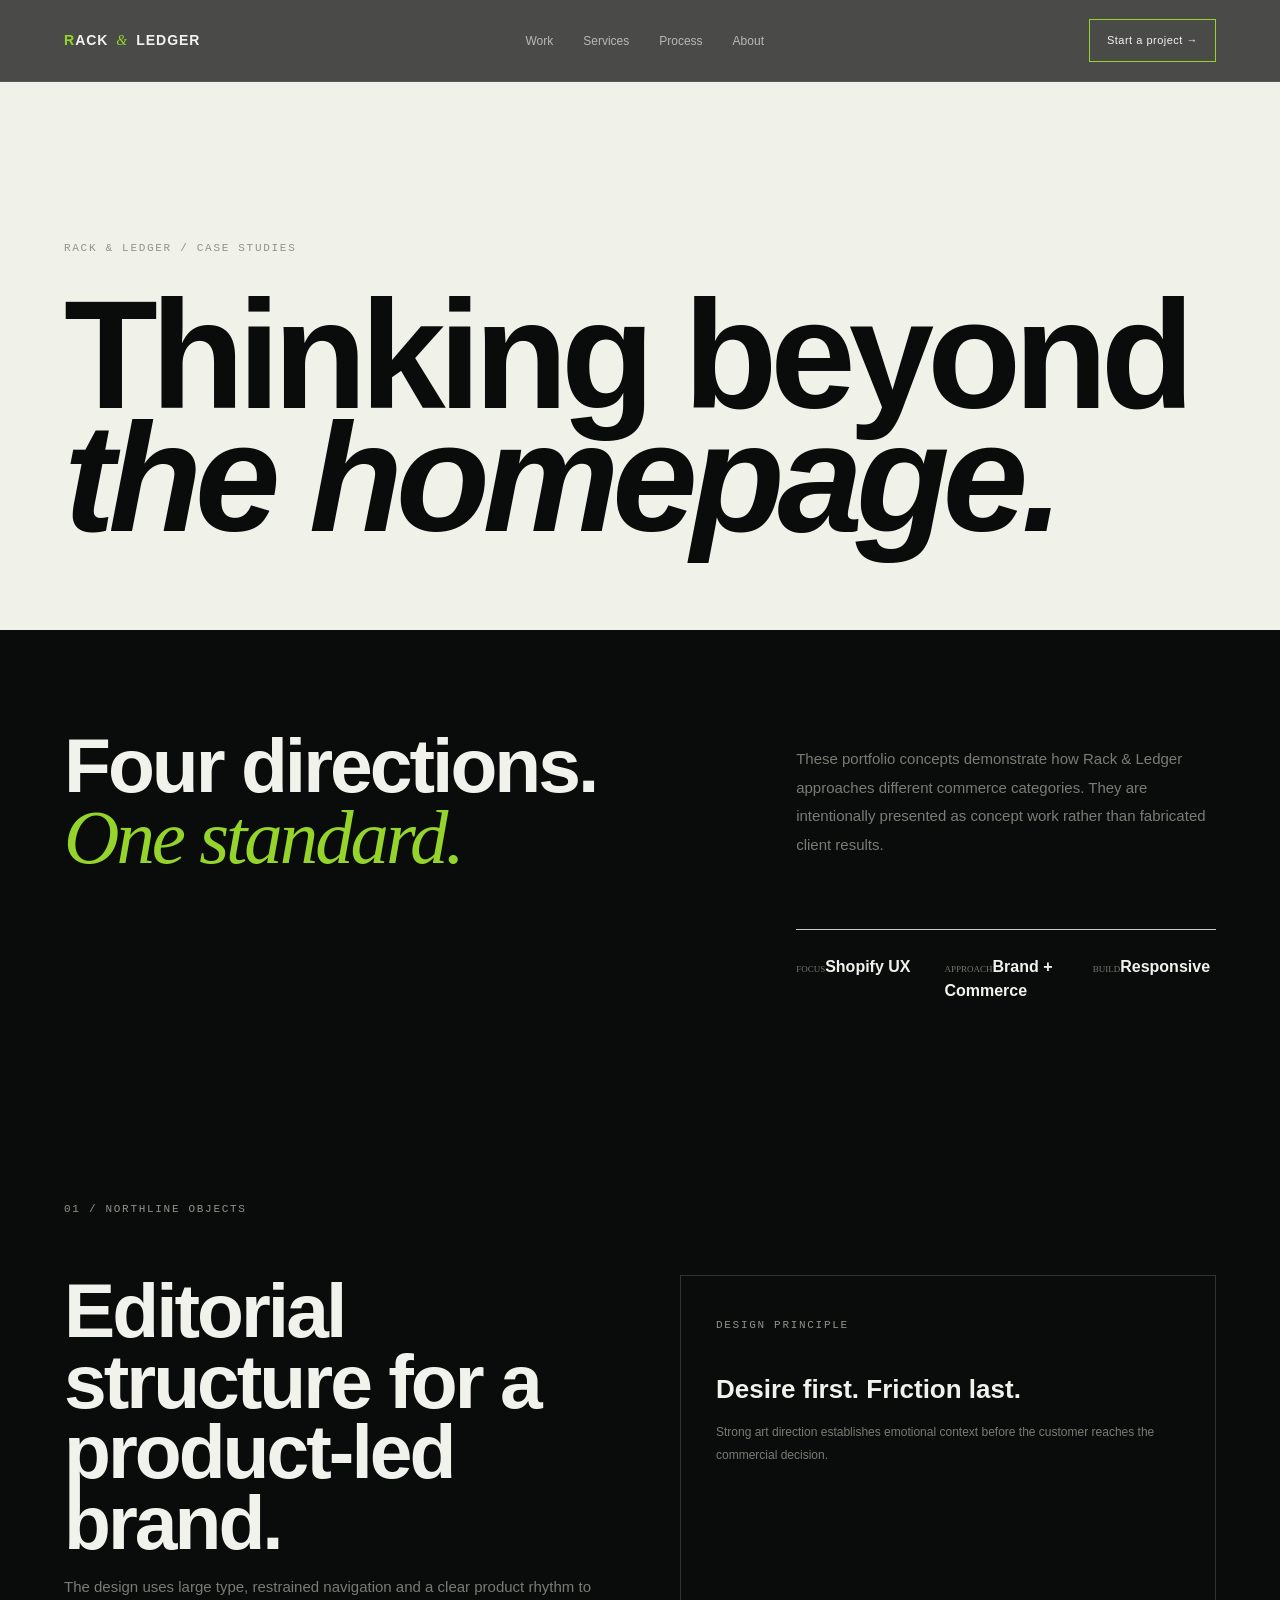
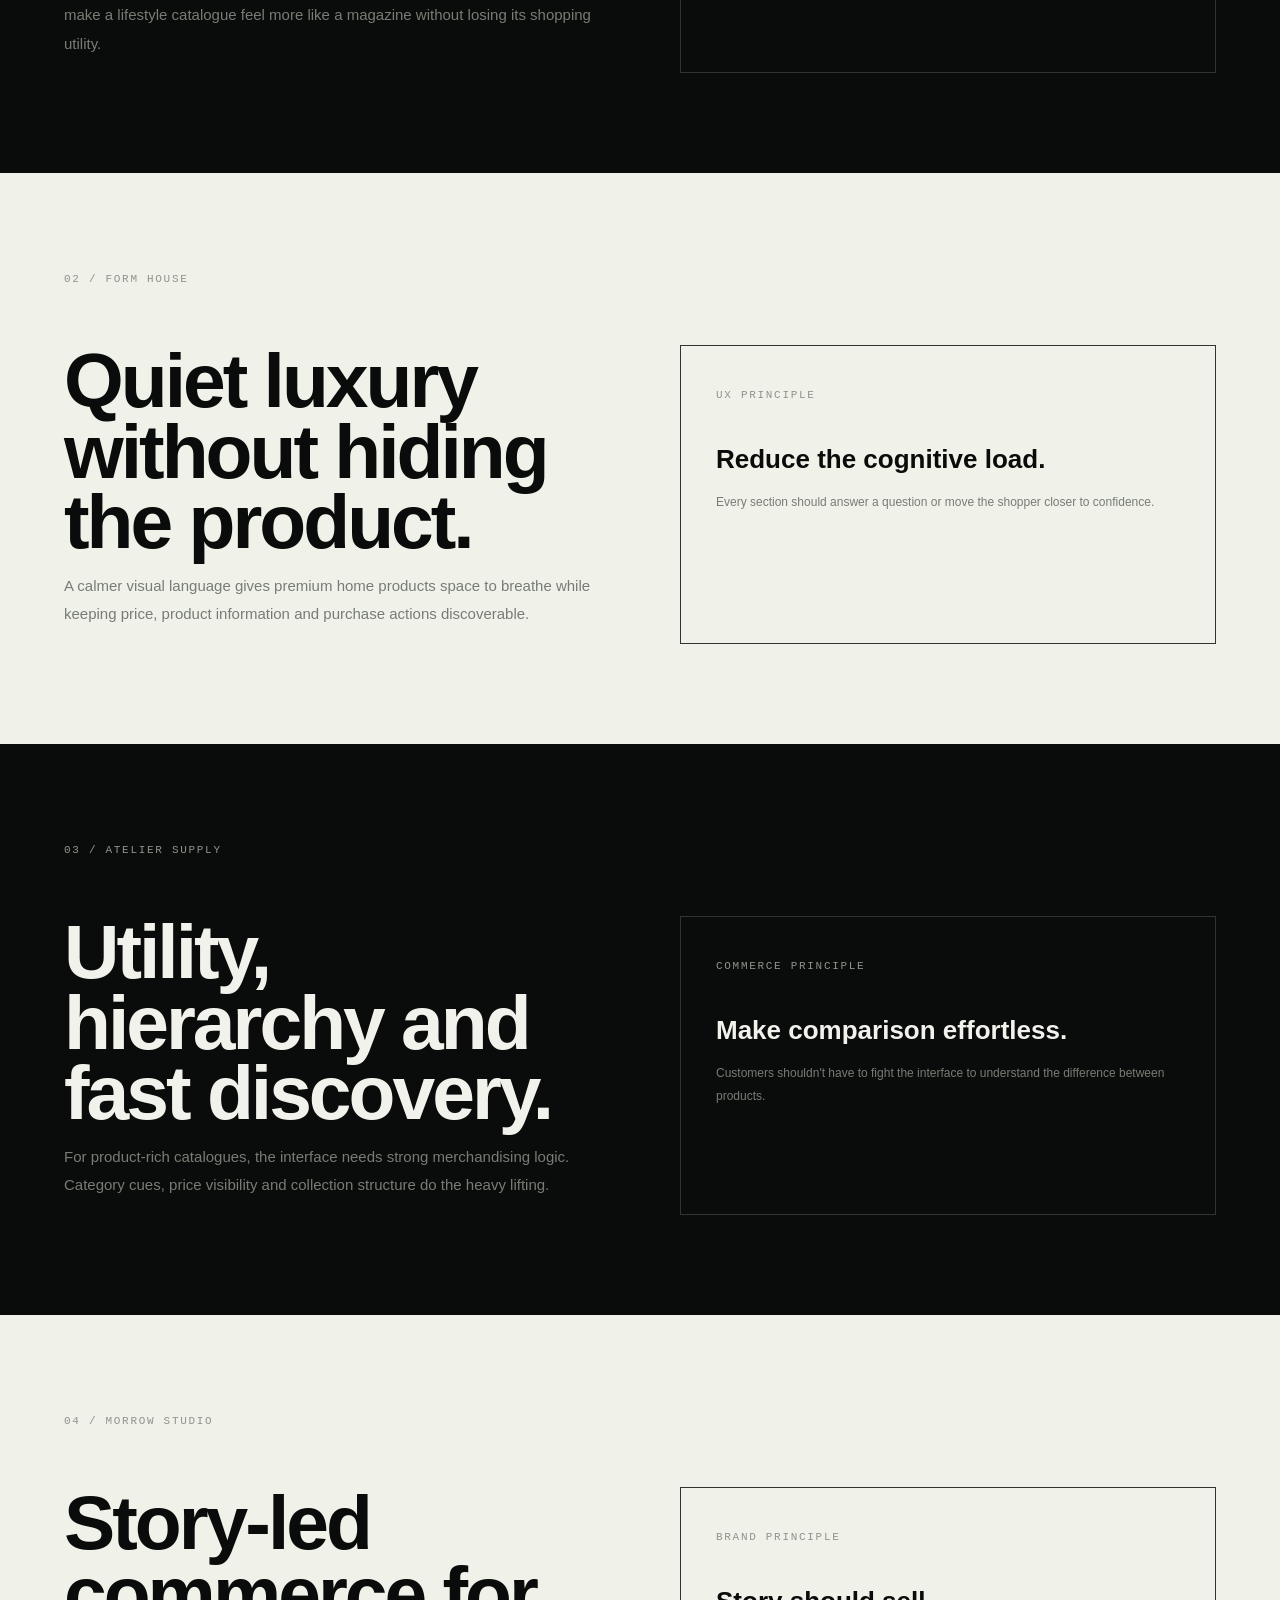
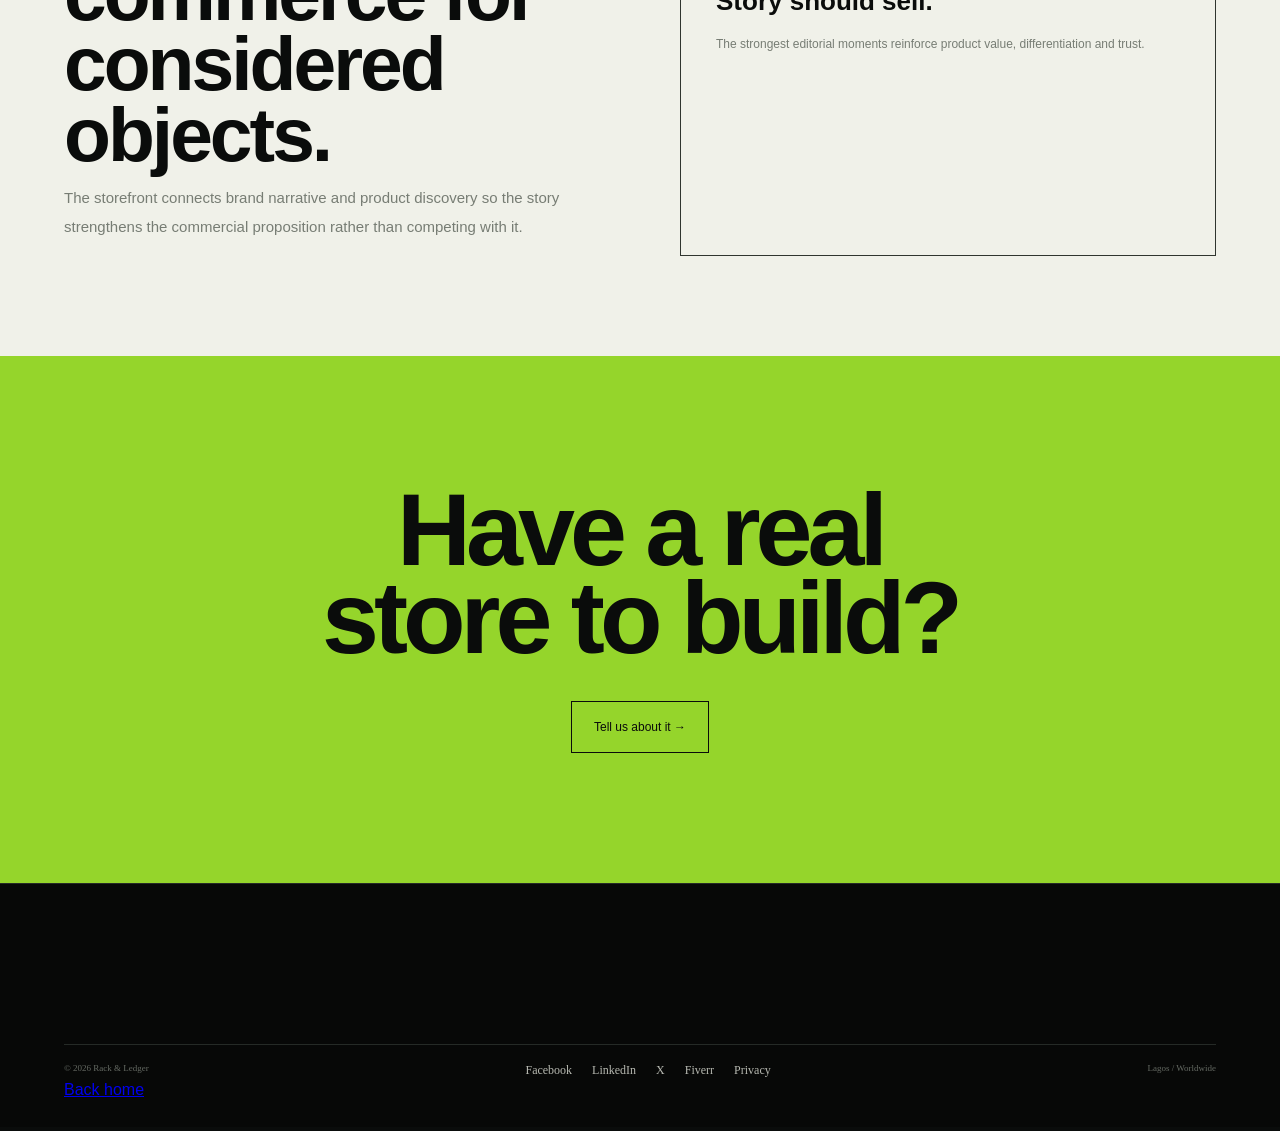
<file: case-studies.html>
<!doctype html><html lang="en"><head><meta charset="utf-8"><meta name="viewport" content="width=device-width,initial-scale=1"><meta name="description" content="Rack & Ledger Shopify case studies and ecommerce thinking."><title>Case Studies — Rack & Ledger</title><link rel="icon" href="assets/favicon.svg"><link rel="stylesheet" href="styles.css"></head><body>
<header class="nav"><a class="brand" href="index.html"><span>R</span>ACK <i>&</i> LEDGER</a><nav><a href="index.html#work">Work</a><a href="index.html#services">Services</a><a href="index.html#process">Process</a><a href="index.html#about">About</a></nav><a class="nav-cta" href="index.html#contact">Start a project →</a></header>
<main><section class="case-hero"><div class="section-kicker">Rack & Ledger / Case studies</div><h1>Thinking beyond<br><em>the homepage.</em></h1></section>
<section class="case-intro"><div><h2>Four directions.<br><em>One standard.</em></h2></div><div><p>These portfolio concepts demonstrate how Rack & Ledger approaches different commerce categories. They are intentionally presented as concept work rather than fabricated client results.</p><div class="case-meta"><div><span>Focus</span><strong>Shopify UX</strong></div><div><span>Approach</span><strong>Brand + Commerce</strong></div><div><span>Build</span><strong>Responsive</strong></div></div></div></section>
<section class="case-block"><div class="section-kicker">01 / Northline Objects</div><div class="case-grid"><div><h2>Editorial structure for a product-led brand.</h2><p>The design uses large type, restrained navigation and a clear product rhythm to make a lifestyle catalogue feel more like a magazine without losing its shopping utility.</p></div><div class="case-card"><span class="section-kicker">Design principle</span><h3>Desire first. Friction last.</h3><p>Strong art direction establishes emotional context before the customer reaches the commercial decision.</p></div></div></section>
<section class="case-block"><div class="section-kicker">02 / Form House</div><div class="case-grid"><div><h2>Quiet luxury without hiding the product.</h2><p>A calmer visual language gives premium home products space to breathe while keeping price, product information and purchase actions discoverable.</p></div><div class="case-card"><span class="section-kicker">UX principle</span><h3>Reduce the cognitive load.</h3><p>Every section should answer a question or move the shopper closer to confidence.</p></div></div></section>
<section class="case-block"><div class="section-kicker">03 / Atelier Supply</div><div class="case-grid"><div><h2>Utility, hierarchy and fast discovery.</h2><p>For product-rich catalogues, the interface needs strong merchandising logic. Category cues, price visibility and collection structure do the heavy lifting.</p></div><div class="case-card"><span class="section-kicker">Commerce principle</span><h3>Make comparison effortless.</h3><p>Customers shouldn't have to fight the interface to understand the difference between products.</p></div></div></section>
<section class="case-block"><div class="section-kicker">04 / Morrow Studio</div><div class="case-grid"><div><h2>Story-led commerce for considered objects.</h2><p>The storefront connects brand narrative and product discovery so the story strengthens the commercial proposition rather than competing with it.</p></div><div class="case-card"><span class="section-kicker">Brand principle</span><h3>Story should sell.</h3><p>The strongest editorial moments reinforce product value, differentiation and trust.</p></div></div></section>
<section class="case-cta"><h2>Have a real<br>store to build?</h2><a href="index.html#contact">Tell us about it →</a></section></main>
<footer><div class="footer-bottom"><span>© 2026 Rack & Ledger</span><div><a href="#" aria-disabled="true">Facebook</a><a href="#" aria-disabled="true">LinkedIn</a><a href="#" aria-disabled="true">X</a><a href="#" aria-disabled="true">Fiverr</a><a href="privacy.html">Privacy</a></div><span>Lagos / Worldwide</span></div><a href="index.html">Back home</a></div></footer></body></html>
</file>
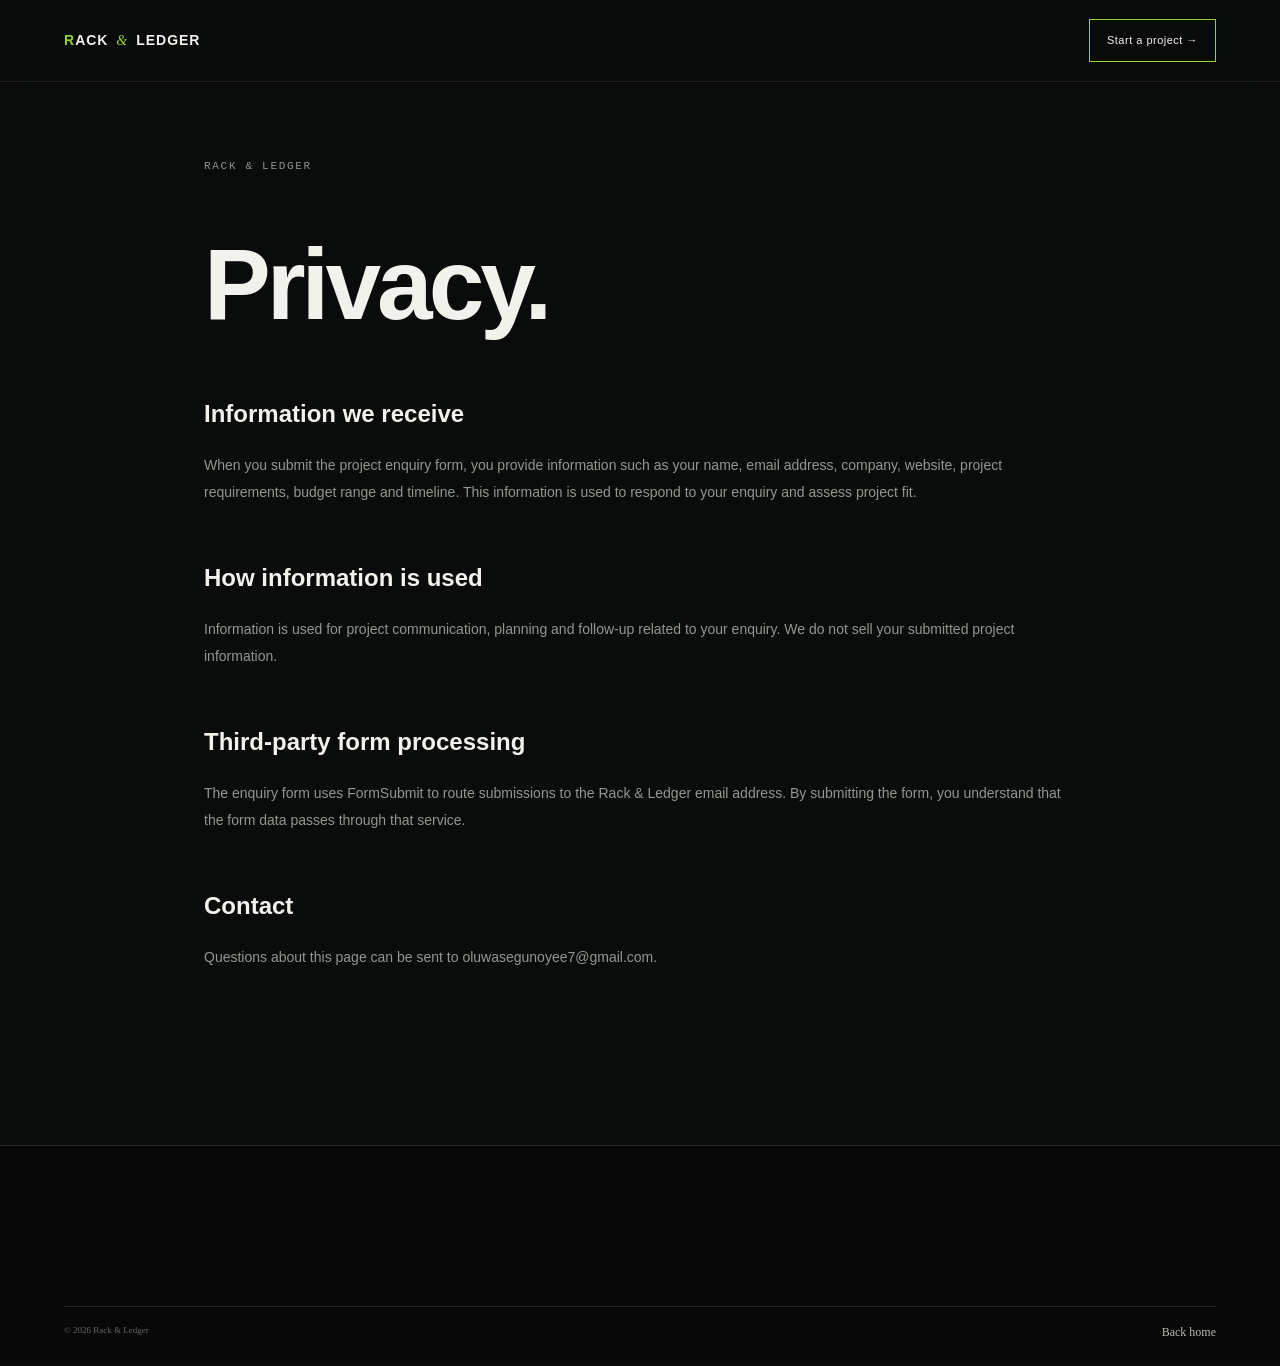
<file: privacy.html>
<!doctype html><html lang="en"><head><meta charset="utf-8"><meta name="viewport" content="width=device-width,initial-scale=1"><title>Privacy — Rack & Ledger</title><link rel="icon" href="assets/favicon.svg"><link rel="stylesheet" href="styles.css"></head><body><header class="nav"><a class="brand" href="index.html"><span>R</span>ACK <i>&</i> LEDGER</a><a class="nav-cta" href="index.html#contact">Start a project →</a></header><main class="legal"><div class="section-kicker">Rack & Ledger</div><h1>Privacy.</h1><h2>Information we receive</h2><p>When you submit the project enquiry form, you provide information such as your name, email address, company, website, project requirements, budget range and timeline. This information is used to respond to your enquiry and assess project fit.</p><h2>How information is used</h2><p>Information is used for project communication, planning and follow-up related to your enquiry. We do not sell your submitted project information.</p><h2>Third-party form processing</h2><p>The enquiry form uses FormSubmit to route submissions to the Rack & Ledger email address. By submitting the form, you understand that the form data passes through that service.</p><h2>Contact</h2><p>Questions about this page can be sent to oluwasegunoyee7@gmail.com.</p></main><footer><div class="footer-bottom"><span>© 2026 Rack & Ledger</span><a href="index.html">Back home</a></div></footer></body></html>
</file>
<file: styles.css>
*{box-sizing:border-box}html{scroll-behavior:smooth;overflow-x:hidden}body{margin:0;background:#0a0c0b;color:#f2f2ec;font-family:Manrope,Arial,sans-serif;line-height:1.5;overflow-x:hidden;width:100%}.noise{position:fixed;inset:0;pointer-events:none;opacity:.035;z-index:50;background-image:url("data:image/svg+xml,%3Csvg viewBox='0 0 180 180' xmlns='http://www.w3.org/2000/svg'%3E%3Cfilter id='n'%3E%3CfeTurbulence type='fractalNoise' baseFrequency='.9' numOctaves='3' stitchTiles='stitch'/%3E%3C/filter%3E%3Crect width='100%25' height='100%25' filter='url(%23n)' opacity='.7'/%3E%3C/svg%3E")}.nav{height:82px;display:flex;align-items:center;justify-content:space-between;padding:0 5vw;position:fixed;top:0;left:0;right:0;z-index:40;border-bottom:1px solid rgba(255,255,255,.08);backdrop-filter:blur(18px);background:rgba(10,12,11,.72)}.brand{color:#f2f2ec;text-decoration:none;font-weight:800;letter-spacing:1px;font-size:14px}.brand span{color:#95d52b}.brand i{font-family:Georgia;font-weight:400;color:#95d52b;margin:0 3px}.nav nav{display:flex;gap:30px}.nav nav a,.footer-bottom a{color:#b7b9b1;text-decoration:none;font-size:12px}.nav nav a:hover,.footer-bottom a:hover{color:#95d52b}.nav-cta{border:1px solid #95d52b;color:#f2f2ec;text-decoration:none;padding:12px 17px;font-size:11px;letter-spacing:.5px;display:flex;gap:9px;align-items:center}.nav-cta svg,.submit svg,.text-link svg{width:15px}.menu{display:none;background:none;border:0;color:white}.hero{min-height:100svh;padding:170px 5vw 40px;position:relative;display:flex;flex-direction:column;justify-content:space-between;overflow:hidden}.hero-grid{position:absolute;inset:82px 5vw 0;background:linear-gradient(90deg,transparent 49.9%,rgba(255,255,255,.055) 50%,transparent 50.1%),linear-gradient(0deg,transparent 49.9%,rgba(255,255,255,.035) 50%,transparent 50.1%);background-size:25% 100%,100% 25%;mask-image:linear-gradient(to bottom,black,transparent)}.eyebrow,.section-kicker{font:11px 'DM Mono',monospace;text-transform:uppercase;letter-spacing:1.7px;color:#8f938b}.eyebrow span{color:#95d52b;margin:0 8px}.hero-title{font-size:clamp(70px,12.2vw,190px);line-height:.83;letter-spacing:-7px;max-width:1100px;margin:40px 0 50px;position:relative;z-index:1;font-weight:700}.hero-title em,h2 em{font-family:'Playfair Display',serif;font-weight:500;color:#95d52b}.hero-bottom{display:flex;justify-content:space-between;align-items:end;position:relative;z-index:2}.hero-copy{max-width:470px;color:#b7b9b1;font-size:15px}.circle-link{width:112px;height:112px;border:1px solid #3d4539;border-radius:50%;display:flex;align-items:center;justify-content:center;color:#f2f2ec;text-decoration:none;font-size:11px;line-height:1.2;gap:8px}.circle-link svg{width:18px}.hero-marquee{margin:35px -5vw -40px;border-top:1px solid #252a26;border-bottom:1px solid #252a26;overflow:hidden;white-space:nowrap;font:10px 'DM Mono';letter-spacing:2px;color:#73776e;padding:12px 0}.hero-marquee div{display:inline-block;animation:marquee 28s linear infinite}.hero-marquee span{color:#95d52b;margin:0 18px}@keyframes marquee{to{transform:translateX(-50%)}}section{padding:150px 5vw}.statement{background:#f0f1e9;color:#0a0c0b}.statement-grid,.services-head,.process-head,.work-head,.contact-head{display:grid;grid-template-columns:1.25fr .75fr;gap:8vw;margin-top:70px}.statement h2,.work-head h2,.services h2,.process h2,.about h2,.testimonials h2,.contact h2{font-size:clamp(48px,7vw,100px);line-height:.92;letter-spacing:-4px;margin:0}.statement p,.work-head>p,.services-head>p,.process-head>p,.contact-head>p{font-size:16px;line-height:1.8;color:#646960;max-width:470px}.text-link{display:inline-flex;gap:9px;color:#0a0c0b;text-decoration:none;border-bottom:1px solid #0a0c0b;padding-bottom:7px;font-size:12px;margin-top:20px}.work{background:#f0f1e9;color:#0a0c0b;padding-top:0}.work-head{margin-top:0;padding-top:0}.work-head p{align-self:end}.projects{display:grid;grid-template-columns:minmax(0,1fr) minmax(0,1fr);gap:85px 30px;margin-top:100px}.project-large,.project-wide{grid-column:span 2}.project{min-width:0}.mockup{min-height:540px;position:relative;overflow:hidden}.project:not(.project-large):not(.project-wide) .mockup{min-height:620px}.fashion{background:#d8d5cc;color:#141515;padding:25px}.mock-nav{display:flex;justify-content:space-between;font-size:9px;letter-spacing:1.5px}.mock-hero{position:absolute;inset:35% 5% 7%;display:flex;flex-direction:column;justify-content:center}.mock-hero small{font:9px 'DM Mono';letter-spacing:1.5px}.mock-hero strong{font-size:clamp(55px,9vw,125px);line-height:.78;letter-spacing:-6px}.mock-hero strong i{font-family:'Playfair Display';font-weight:500}.mock-hero button{width:max-content;margin-top:30px;border:1px solid #141515;background:transparent;padding:11px 15px;font-size:9px}.beauty{background:#e6e0d3;color:#25241f}.orb{position:absolute;width:340px;height:340px;border-radius:50%;background:radial-gradient(circle at 35% 30%,#fff,#c3b8a4 60%,#756b5c);right:-30px;top:80px;box-shadow:inset -35px -35px 70px rgba(0,0,0,.15)}.beauty-copy{position:absolute;left:45px;bottom:50px}.beauty-copy small,.green-label{font:9px 'DM Mono';letter-spacing:2px}.beauty-copy strong{display:block;font-size:65px;line-height:.88;letter-spacing:-4px;margin:15px 0}.beauty-copy span{font:9px 'DM Mono'}.green{background:#254d36;color:#dce7d5;padding:35px}.green-label{position:absolute;top:35px;left:35px}.green-product{position:absolute;left:12%;bottom:15%;font-size:90px;line-height:.75;letter-spacing:-7px;font-weight:800}.green-price{position:absolute;right:35px;bottom:35px;font:11px 'DM Mono'}.editorial{background:#b7c3ad;color:#182019;min-height:520px;padding:50px;display:flex;justify-content:space-between}.ed-left{font-size:70px;line-height:.78;letter-spacing:-5px;font-weight:800}.ed-left i{font-family:'Playfair Display';font-weight:500}.ed-right{font-family:'Playfair Display';font-size:46px;line-height:.9;align-self:center;max-width:300px}.ed-footer{position:absolute;bottom:30px;left:50px;font:9px 'DM Mono';letter-spacing:1.5px}.project-meta{display:flex;justify-content:space-between;gap:20px;padding-top:18px;border-top:1px solid #c6c8bf}.project-meta span{font:9px 'DM Mono';color:#70756c;letter-spacing:1px}.project-meta h3{font-size:24px;margin:8px 0}.project-meta p{font-size:11px;color:#70756c}.services{background:#0a0c0b}.services-head p,.process-head p{color:#9a9e96}.service-list{margin-top:100px;border-top:1px solid #30352f}.service{display:grid;grid-template-columns:70px 1fr 40px;gap:30px;align-items:center;padding:30px 0;border-bottom:1px solid #30352f}.service span{font:10px 'DM Mono';color:#777c74}.service h3{font-size:30px;margin:0 0 7px}.service p{margin:0;color:#858a82;max-width:700px;font-size:13px}.service b{font-size:22px;color:#95d52b}.numbers{padding:70px 5vw;display:grid;grid-template-columns:repeat(4,1fr);background:#95d52b;color:#0a0c0b;gap:30px}.numbers strong{font-size:55px;letter-spacing:-3px;display:block}.numbers span{font:10px 'DM Mono';text-transform:uppercase}.process{background:#f0f1e9;color:#0a0c0b}.steps{display:grid;grid-template-columns:repeat(3,1fr);border-top:1px solid #c8cbc1;margin-top:100px}.steps>div{padding:35px 30px 40px 0;border-bottom:1px solid #c8cbc1;border-right:1px solid #c8cbc1;min-height:190px}.steps>div:nth-child(3n){border-right:0;padding-left:30px}.steps>div:nth-child(3n+2){padding-left:30px}.steps span{font:10px 'DM Mono';color:#777}.steps h3{font-size:25px;margin:30px 0 8px}.steps p{font-size:12px;color:#666b63;max-width:250px}.about{display:grid;grid-template-columns:.8fr 1.2fr;gap:9vw;align-items:center}.about-photo{aspect-ratio:4/5;background:#1d211e;overflow:hidden}.about-photo img{width:100%;height:100%;object-fit:cover;filter:grayscale(1);display:block}.about-copy p{color:#a5aaa2;max-width:630px;font-size:15px;line-height:1.9}.signature{margin-top:40px;font-family:'Playfair Display';font-size:25px}.signature span{font:9px 'DM Mono';color:#777b73;text-transform:uppercase}.principles{background:#95d52b;color:#0a0c0b}.principle-grid{display:grid;grid-template-columns:repeat(3,1fr);gap:50px;margin-top:100px}.principle-grid span{font:10px 'DM Mono'}.principle-grid h3{font-size:30px;letter-spacing:-1px}.principle-grid p{font-size:13px;max-width:300px}.testimonials{background:#f0f1e9;color:#0a0c0b}.test-head{display:grid;grid-template-columns:1.2fr .8fr;gap:8vw;margin:70px 0}.disclaimer{font-size:12px;color:#777c73;line-height:1.7}.quote-grid{display:grid;grid-template-columns:repeat(2,1fr);gap:0;border-top:1px solid #c7c9c0}.quote-grid blockquote{margin:0;padding:40px 45px 40px 0;border-bottom:1px solid #c7c9c0;font-family:'Playfair Display';font-size:25px;line-height:1.25}.quote-grid blockquote:nth-child(even){padding-left:45px;border-left:1px solid #c7c9c0}.quote-grid cite{display:block;margin-top:25px;font:9px 'DM Mono';color:#777c73;font-style:normal}.contact{background:#0a0c0b}.contact-head{margin-bottom:80px}.contact-head p{color:#9a9e96}.form-grid{display:grid;grid-template-columns:1fr 1fr;gap:35px 30px}.form-grid label{font:9px 'DM Mono';text-transform:uppercase;letter-spacing:1px;color:#80857d}.form-grid input,.form-grid select,.form-grid textarea{display:block;width:100%;margin-top:10px;border:0;border-bottom:1px solid #373c36;background:transparent;color:#f2f2ec;padding:13px 0;font:14px Manrope;outline:none;border-radius:0}.form-grid input:focus,.form-grid select:focus,.form-grid textarea:focus{border-color:#95d52b}.form-grid select option{background:#111;color:white}.form-grid textarea{min-height:120px;resize:vertical}.form-grid .full{grid-column:span 2}.submit{margin-top:55px;border:1px solid #95d52b;background:#95d52b;color:#0a0c0b;padding:17px 22px;font:700 12px Manrope;display:inline-flex;align-items:center;gap:10px}.form-note{font-size:9px;color:#686d65;margin-top:15px}footer{padding:60px 5vw 25px;background:#070807;border-top:1px solid #252a26}.footer-top,.footer-bottom{display:flex;justify-content:space-between;gap:30px;align-items:flex-start}.footer-top p,.footer-top>a{color:#858a82;font-size:11px;text-decoration:none}.footer-bottom{margin-top:100px;padding-top:18px;border-top:1px solid #252a26;font:9px 'DM Mono';color:#656a63}.footer-bottom div{display:flex;gap:20px}.reveal{opacity:0;transform:translateY(25px)}@media(max-width:800px){.nav-cta{display:none}.menu{display:block}.nav nav{display:flex;flex-direction:column;position:fixed;top:82px;left:0;right:0;background:#0a0c0b;border-bottom:1px solid rgba(255,255,255,.08);padding:6px 6vw 22px;gap:0;transform:translateY(-14px);opacity:0;visibility:hidden;pointer-events:none;transition:opacity .22s ease,transform .22s ease,visibility 0s linear .22s}.nav nav.active{opacity:1;transform:translateY(0);visibility:visible;pointer-events:auto;transition:opacity .22s ease,transform .22s ease}.nav nav a{padding:16px 0;border-bottom:1px solid rgba(255,255,255,.08);font-size:14px}.hero{padding-top:135px}.hero-title{letter-spacing:-4px;font-size:clamp(60px,17vw,105px)}.hero-bottom{align-items:flex-start;gap:30px}.circle-link{flex:none;width:88px;height:88px}.statement-grid,.services-head,.process-head,.work-head,.test-head,.contact-head,.about{grid-template-columns:1fr;gap:35px}.projects{grid-template-columns:minmax(0,1fr);gap:55px}.project-large,.project-wide{grid-column:span 1}.mockup,.project:not(.project-large):not(.project-wide) .mockup{min-height:480px}.numbers{grid-template-columns:1fr 1fr}.steps,.principle-grid{grid-template-columns:1fr}.steps>div,.steps>div:nth-child(3n),.steps>div:nth-child(3n+2){border-right:0;padding-left:0}.quote-grid{grid-template-columns:1fr}.quote-grid blockquote:nth-child(even){padding-left:0;border-left:0}.form-grid{grid-template-columns:1fr}.form-grid .full{grid-column:span 1}.footer-top,.footer-bottom{flex-direction:column}.footer-bottom{margin-top:60px}.ed-left{font-size:48px}.ed-right{font-size:34px}.green-product{font-size:60px}.beauty-copy strong{font-size:55px}}@media(max-width:480px){section{padding:100px 6vw}.nav{padding:0 6vw}.hero{padding-left:6vw;padding-right:6vw}.hero-marquee{margin-left:-6vw;margin-right:-6vw}.hero-bottom{flex-direction:column}.numbers{padding:55px 6vw}.numbers strong{font-size:42px}.service{grid-template-columns:35px 1fr 25px}.service h3{font-size:24px}.mockup{min-height:420px!important}.project-meta{flex-direction:column;gap:0}.about-photo{max-width:420px}.contact h2{letter-spacing:-2px}}
/* V2 premium conversion layer */
.conversion-bar{padding:90px 5vw;background:#151915;color:#f2f2ec;display:grid;grid-template-columns:1.1fr .9fr;gap:8vw;align-items:end;border-top:1px solid #282d28;border-bottom:1px solid #282d28}.conversion-bar h2{font-size:clamp(45px,6vw,80px);line-height:.9;letter-spacing:-3px;margin:25px 0 0}.conversion-points{display:grid;gap:18px}.conversion-points span{display:flex;align-items:center;gap:12px;font:11px 'DM Mono';color:#b1b6ac;text-transform:uppercase;letter-spacing:1px}.conversion-points svg{width:17px;color:#95d52b}.faq{background:#0d100e;padding-top:120px}.faq-head{display:grid;grid-template-columns:1.2fr .8fr;gap:8vw;margin:65px 0}.faq-head h2{font-size:clamp(48px,6.5vw,90px);line-height:.9;letter-spacing:-4px;margin:0}.faq-head p{color:#90968d;max-width:440px;line-height:1.8}.faq-list{border-top:1px solid #30352f;max-width:1000px;margin-left:auto}.faq-list details{border-bottom:1px solid #30352f;padding:0}.faq-list summary{cursor:pointer;list-style:none;padding:28px 0;font-size:18px;font-weight:600;display:flex;justify-content:space-between;gap:20px}.faq-list summary::-webkit-details-marker{display:none}.faq-list summary:after{content:"+";color:#95d52b;font:22px 'DM Mono'}.faq-list details[open] summary:after{content:"−"}.faq-list p{color:#858b82;font-size:13px;line-height:1.8;max-width:720px;padding:0 0 28px;margin:0}
.case-hero{min-height:70vh;padding:180px 5vw 90px;background:#f0f1e9;color:#0a0c0b;display:flex;flex-direction:column;justify-content:end}.case-hero h1{font-size:clamp(65px,12vw,170px);line-height:.8;letter-spacing:-7px;margin:40px 0 0}.case-intro{display:grid;grid-template-columns:1.2fr .8fr;gap:8vw;padding:100px 5vw}.case-intro h2,.case-block h2{font-size:clamp(42px,6vw,78px);line-height:.92;letter-spacing:-3px;margin:0}.case-intro p,.case-block p{color:#777d74;line-height:1.9;font-size:15px}.case-meta{display:grid;grid-template-columns:repeat(3,1fr);gap:25px;margin-top:70px;border-top:1px solid #c7cac1;padding-top:25px}.case-meta span{font:9px 'DM Mono';text-transform:uppercase;color:#73786f}.case-block{padding:100px 5vw;background:#0a0c0b}.case-block:nth-of-type(even){background:#f0f1e9;color:#0a0c0b}.case-block .case-grid{display:grid;grid-template-columns:1fr 1fr;gap:80px;margin-top:60px}.case-card{border:1px solid #30352f;padding:35px;min-height:250px}.case-card h3{font-size:26px;margin:35px 0 10px}.case-card p{font-size:12px}.case-cta{padding:130px 5vw;background:#95d52b;color:#0a0c0b;text-align:center}.case-cta h2{font-size:clamp(55px,8vw,110px);line-height:.85;letter-spacing:-5px;margin:0}.case-cta a{display:inline-flex;margin-top:40px;padding:16px 22px;border:1px solid #0a0c0b;color:#0a0c0b;text-decoration:none;font-size:12px}.legal{max-width:1000px;margin:auto;padding:160px 5vw}.legal h1{font-size:clamp(50px,8vw,100px);line-height:.9;letter-spacing:-4px}.legal h2{margin-top:55px}.legal p,.legal li{color:#92978f;line-height:1.9;font-size:14px}@media(max-width:800px){.conversion-bar,.faq-head,.case-intro,.case-block .case-grid{grid-template-columns:1fr;gap:35px}.case-hero h1{letter-spacing:-4px}.case-meta{grid-template-columns:1fr}.case-block{padding:80px 6vw}}


/* Hero visual upgrade */
.hero > *:not(.hero-grid) {
  position: relative;
  z-index: 2;
}

.hero-visual {
  position: absolute !important;
  z-index: 1 !important;
  right: 5vw;
  top: 110px;
  width: min(46vw, 680px);
  height: calc(100% - 150px);
  pointer-events: none;
}

.hero-orb {
  position: absolute;
  width: min(34vw, 480px);
  height: min(34vw, 480px);
  right: 4%;
  top: 13%;
  border-radius: 50%;
  background: radial-gradient(
    circle at 34% 30%,
    rgba(149, 213, 43, .95),
    rgba(71, 100, 31, .52) 38%,
    rgba(10, 12, 11, .15) 68%
  );
  opacity: .8;
  animation: heroFloat 8s ease-in-out infinite;
}

.hero-card {
  position: absolute;
  width: 190px;
  min-height: 130px;
  padding: 18px;
  border: 1px solid rgba(242, 242, 236, .2);
  background: rgba(18, 22, 18, .68);
  backdrop-filter: blur(14px);
  display: flex;
  flex-direction: column;
  justify-content: space-between;
  box-shadow: 0 25px 80px rgba(0, 0, 0, .22);
  animation: cardFloat 7s ease-in-out infinite;
}

.hero-card span,
.hero-card small {
  font: 9px 'DM Mono', monospace;
  letter-spacing: 1.4px;
  color: #a9ada4;
}

.hero-card strong {
  font-size: 44px;
  line-height: 1;
  color: #95d52b;
  letter-spacing: -2px;
}

.card-one {
  top: 8%;
  right: 42%;
  animation-delay: -2s;
}

.card-two {
  top: 41%;
  right: 1%;
  animation-delay: -4s;
}

.card-three {
  bottom: 9%;
  right: 37%;
  animation-delay: -1s;
}

.hero-ring {
  position: absolute;
  right: 17%;
  top: 28%;
  width: 250px;
  height: 250px;
  border: 1px solid rgba(149, 213, 43, .3);
  border-radius: 50%;
  display: flex;
  align-items: center;
  justify-content: center;
  text-align: center;
  padding: 35px;
  font: 10px 'DM Mono', monospace;
  letter-spacing: 2px;
  color: rgba(242, 242, 236, .52);
  animation: spinSlow 22s linear infinite;
}

@keyframes heroFloat {
  0%, 100% {
    transform: translate3d(0, 0, 0) scale(1);
  }

  50% {
    transform: translate3d(-18px, 24px, 0) scale(1.06);
  }
}

@keyframes cardFloat {
  0%, 100% {
    transform: translateY(0) rotate(-1deg);
  }

  50% {
    transform: translateY(-18px) rotate(1deg);
  }
}

@keyframes spinSlow {
  to {
    transform: rotate(360deg);
  }
}

/* Circular founder profile */
.about-photo {
  width: min(100%, 440px);
  aspect-ratio: 1;
  border-radius: 50%;
  justify-self: center;
  border: 1px solid rgba(149, 213, 43, .35);
  padding: 10px;
  background: #141814;
  box-shadow:
    0 0 0 14px rgba(149, 213, 43, .04),
    0 30px 90px rgba(0, 0, 0, .35);
}

.about-photo img {
  border-radius: 50%;
  object-fit: cover;
  object-position: center 5%;
}

@media (max-width: 1000px) {
  .hero-visual {
    opacity: .55;
    right: -8vw;
    width: 60vw;
  }

  .hero-card {
    width: 160px;
  }
}

@media (max-width: 800px) {
  .hero-visual {
    width: 100%;
    height: 55%;
    right: 0;
    top: 160px;
    opacity: .42;
  }

  .hero-orb {
    width: 360px;
    height: 360px;
    right: -70px;
  }

  .hero-ring {
    width: 180px;
    height: 180px;
    right: 12%;
    top: 20%;
  }

  .hero-card {
    width: 135px;
    min-height: 105px;
    padding: 13px;
  }

  .hero-card strong {
    font-size: 32px;
  }

  .card-one {
    top: 4%;
    right: 38%;
  }

  .card-two {
    top: 38%;
    right: 4%;
  }

  .card-three {
    bottom: 5%;
    right: 34%;
  }

  .hero-title,
  .hero-bottom,
  .eyebrow {
    z-index: 3 !important;
  }
}

@media (max-width: 480px) {
  .hero-visual {
    opacity: .32;
  }

  .hero-card {
    width: 118px;
    min-height: 92px;
  }

  .hero-card small {
    font-size: 7px;
  }

  .hero-ring {
    width: 145px;
    height: 145px;
    font-size: 7px;
  }

  .about-photo {
    max-width: 300px;
  }
}

/* Fix portfolio mockup images and overlays */
.mockup {
  position: relative;
  overflow: hidden;
}

.project-img {
  position: absolute;
  inset: 0;
  width: 100%;
  height: 100%;
  object-fit: cover;
  z-index: 0;
}

.mock-overlay {
  position: absolute;
  inset: 0;
  background: rgba(0, 0, 0, 0.3); /* Ensures text readability over background images */
  z-index: 1;
}

/* Ensure mockup content sits above the image */
.mockup > *:not(.project-img):not(.mock-overlay) {
  position: relative;
  z-index: 2;
}

/* Form House Portfolio Card Safety Fix */
.project .mockup.beauty {
  background: #e6e0d3 !important;
  color: #25241f !important;
  min-height: 620px;
  position: relative;
  display: block;
}

.project .mockup.beauty .orb {
  position: absolute;
  width: 280px;
  height: 280px;
  border-radius: 50%;
  background: radial-gradient(circle at 35% 30%, #fff, #c3b8a4 60%, #756b5c);
  right: -20px;
  top: 40px;
  z-index: 1;
  opacity: 0.6;
}

.project .mockup.beauty .beauty-copy {
  position: absolute;
  left: 35px;
  bottom: 35px;
  z-index: 2;
}
</file>
